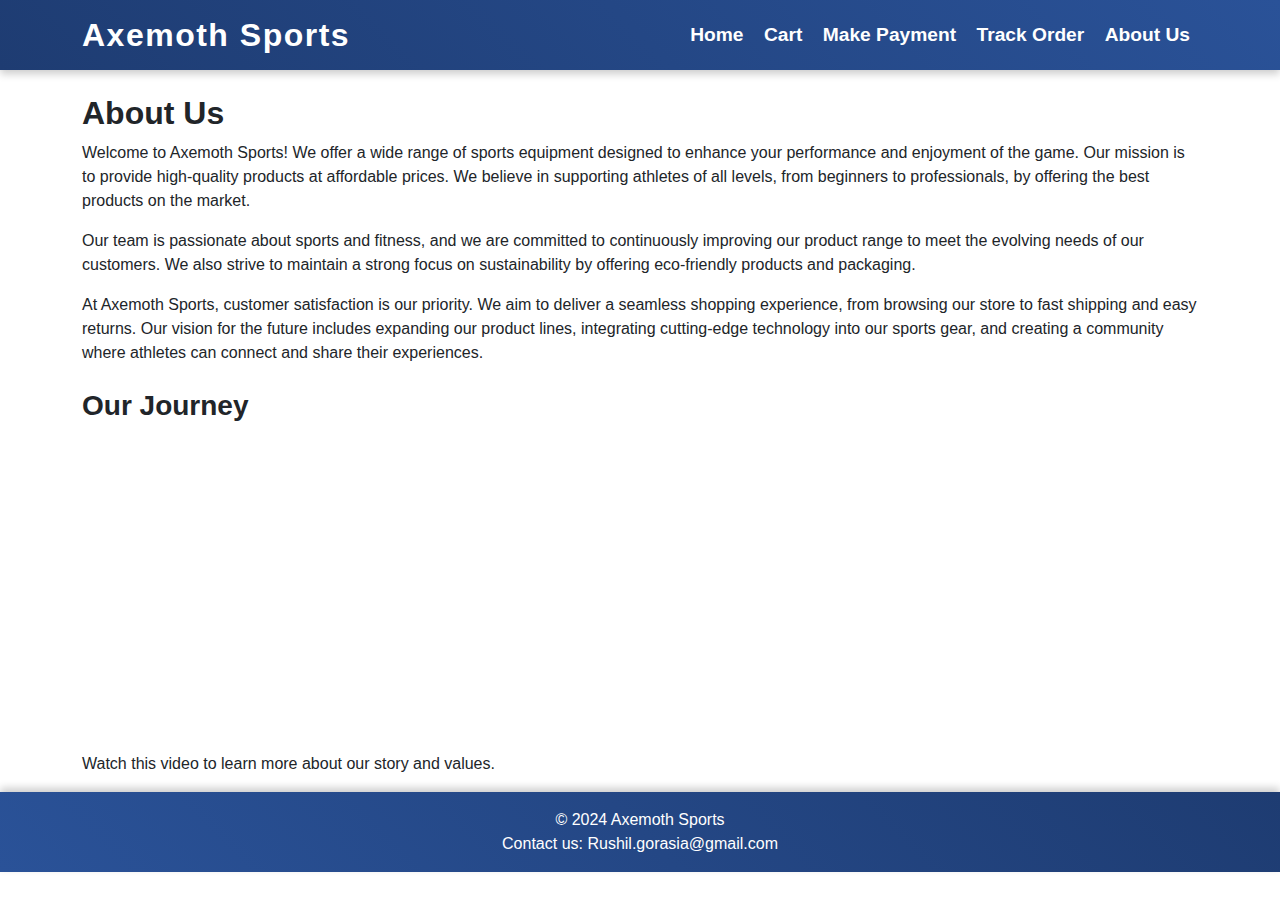
<file: about.html>
<!DOCTYPE html>
<html lang="en">
<head>
    <meta charset="UTF-8">
    <meta name="viewport" content="width=device-width, initial-scale=1.0">
    <title>About Us - Axemoth Sports</title>
    <link href="https://cdn.jsdelivr.net/npm/bootstrap@5.1.3/dist/css/bootstrap.min.css" rel="stylesheet">
    <link rel="stylesheet" href="style.css">
</head>
<body>
    <!-- Header -->
    <header class="bg-dark text-white p-3">
        <div class="container d-flex justify-content-between align-items-center">
            <h1>Axemoth Sports</h1>
            <nav>
                <a href="index.html" class="text-white mx-2">Home</a>
                <a href="cart.html" class="text-white mx-2">Cart</a>
                <a href="payment.html" class="text-white mx-2">Make Payment</a>
                <a href="track_order.html" class="text-white mx-2">Track Order</a>
                <a href="about.html" class="text-white mx-2">About Us</a>
            </nav>
        </div>
    </header>

    <!-- About Us Section -->
    <div class="container mt-4">
        <h2>About Us</h2>
        <p>Welcome to Axemoth Sports! We offer a wide range of sports equipment designed to enhance your performance and enjoyment of the game. Our mission is to provide high-quality products at affordable prices. We believe in supporting athletes of all levels, from beginners to professionals, by offering the best products on the market.</p>
        <p>Our team is passionate about sports and fitness, and we are committed to continuously improving our product range to meet the evolving needs of our customers. We also strive to maintain a strong focus on sustainability by offering eco-friendly products and packaging.</p>
        <p>At Axemoth Sports, customer satisfaction is our priority. We aim to deliver a seamless shopping experience, from browsing our store to fast shipping and easy returns. Our vision for the future includes expanding our product lines, integrating cutting-edge technology into our sports gear, and creating a community where athletes can connect and share their experiences.</p>
        
        <!-- Embedded Video -->
        <div class="mt-4">
            <h3>Our Journey</h3>
            <iframe width="560" height="315" src="https://www.youtube.com/embed/ZlfKYEG-eXk?si=4fBi88vCdhrKMw8B" title="YouTube video player" frameborder="0" allow="accelerometer; autoplay; clipboard-write; encrypted-media; gyroscope; picture-in-picture; web-share" referrerpolicy="strict-origin-when-cross-origin" allowfullscreen></iframe>
            <p>Watch this video to learn more about our story and values.</p>
        </div>
    </div>

    <!-- Footer -->
    <footer class="bg-dark text-white p-3 text-center">
        <p>&copy; 2024 Axemoth Sports</p>
        <p>Contact us: <a href="mailto:Rushil.gorasia@gmail.com" class="text-white">Rushil.gorasia@gmail.com</a></p>
    </footer>

    <script src="script.js"></script>
</body>
</html>
</file>
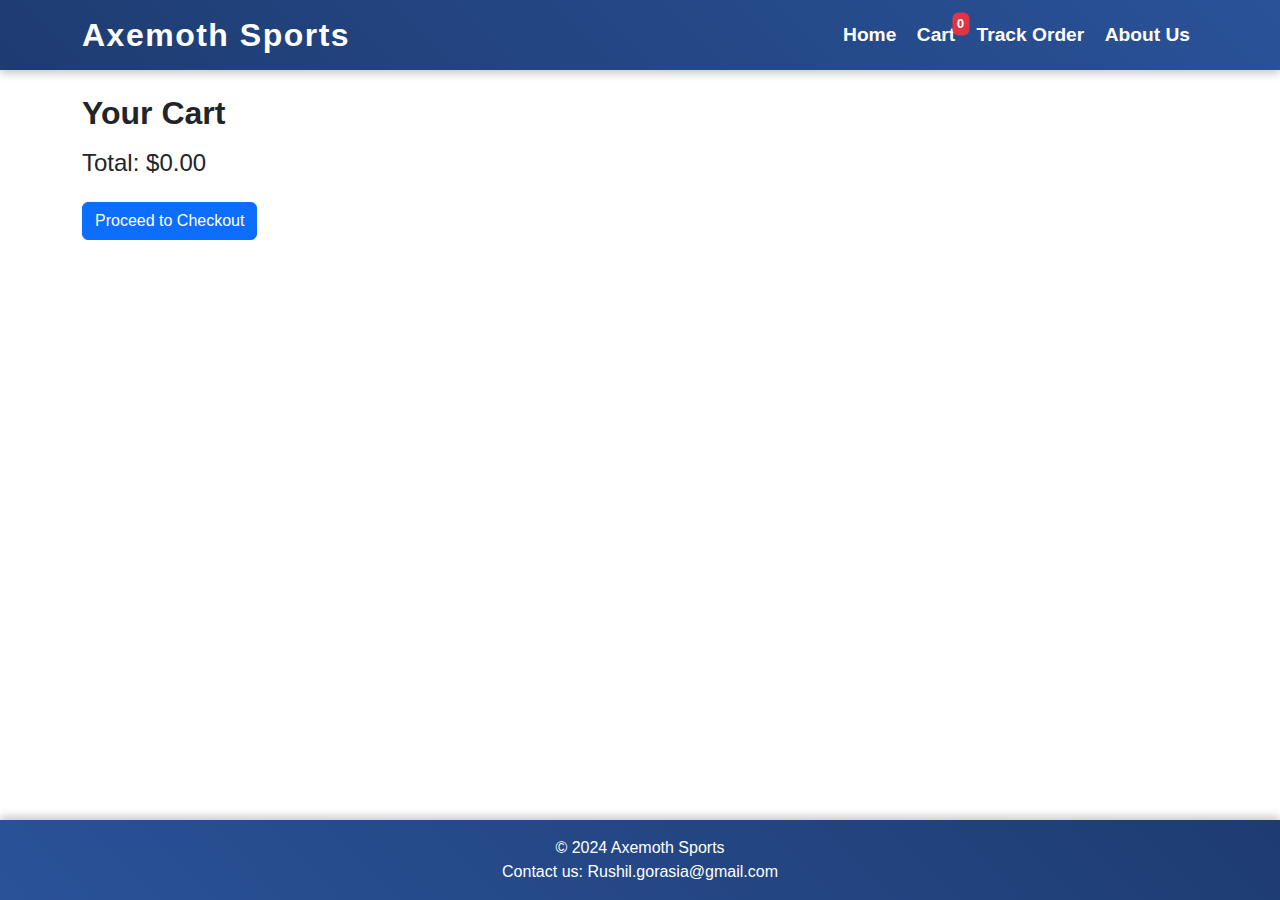
<file: cart.html>
<!DOCTYPE html>
<html lang="en">
<head>
    <meta charset="UTF-8">
    <meta name="viewport" content="width=device-width, initial-scale=1.0">
    <title>Cart - Axemoth Sports</title>
    <link href="https://cdn.jsdelivr.net/npm/bootstrap@5.1.3/dist/css/bootstrap.min.css" rel="stylesheet">
    <link rel="stylesheet" href="style.css">
</head>
<body class="d-flex flex-column min-vh-100">

    <!-- Header -->
    <header class="bg-dark text-white p-3">
        <div class="container d-flex justify-content-between align-items-center">
            <h1>Axemoth Sports</h1>
            <nav>
                <a href="index.html" class="text-white mx-2">Home</a>
                <a href="cart.html" class="text-white mx-2 position-relative">
                    Cart
                    <span id="cart-count" class="badge bg-danger position-absolute top-0 start-100 translate-middle">0</span>
                </a>
                <a href="track_order.html" class="text-white mx-2">Track Order</a>
                <a href="about.html" class="text-white mx-2">About Us</a>
            </nav>
        </div>
    </header>

    <!-- Cart Section -->
    <div class="container mt-4 flex-grow-1">
        <h2>Your Cart</h2>
        <div id="cart-items" class="mt-3">
            <!-- Cart items will be dynamically generated here -->
        </div>
        <div class="mt-3">
            <h4>Total: $<span id="cart-total">0.00</span></h4>
        </div>
        <button id="checkout-btn" class="btn btn-primary mt-3">Proceed to Checkout</button>
    </div>

    <!-- Footer -->
    <footer class="bg-dark text-white p-3 text-center mt-auto">
        <p>&copy; 2024 Axemoth Sports</p>
        <p>Contact us: <a href="mailto:Rushil.gorasia@gmail.com" class="text-white">Rushil.gorasia@gmail.com</a></p>
    </footer>

    <script>
        // Function to update the cart count
        function updateCartCount() {
            const cart = JSON.parse(localStorage.getItem('cart')) || [];
            const itemCount = cart.reduce((total, item) => total + item.quantity, 0);
            document.getElementById('cart-count').textContent = itemCount;
        }

        // Function to display cart items
        function displayCartItems() {
            const cart = JSON.parse(localStorage.getItem('cart')) || [];
            const cartItemsContainer = document.getElementById('cart-items');
            const cartTotal = document.getElementById('cart-total');
            cartItemsContainer.innerHTML = ''; // Clear previous items
            let total = 0;

            cart.forEach(item => {
                const itemDiv = document.createElement('div');
                itemDiv.className = 'cart-item d-flex justify-content-between align-items-center';
                itemDiv.innerHTML = `
                    <div>
                        <strong>${item.name}</strong> - $${item.price} x ${item.quantity}
                    </div>
                    <button class="btn btn-danger btn-sm" onclick="removeItemFromCart(${item.id})">Remove</button>
                `;
                cartItemsContainer.appendChild(itemDiv);
                total += item.price * item.quantity;
            });

            cartTotal.textContent = total.toFixed(2);
        }

        // Function to add an item to the cart (example)
        function addItemToCart(item) {
            let cart = JSON.parse(localStorage.getItem('cart')) || [];
            const existingItem = cart.find(cartItem => cartItem.id === item.id);

            if (existingItem) {
                existingItem.quantity += item.quantity;
            } else {
                cart.push(item);
            }

            localStorage.setItem('cart', JSON.stringify(cart));
            updateCartCount();
            displayCartItems();
        }

        // Function to remove an item from the cart
        function removeItemFromCart(itemId) {
            let cart = JSON.parse(localStorage.getItem('cart')) || [];
            cart = cart.filter(cartItem => cartItem.id !== itemId);

            localStorage.setItem('cart', JSON.stringify(cart));
            updateCartCount();
            displayCartItems();
        }

        // Call updateCartCount and displayCartItems on page load
        window.addEventListener('DOMContentLoaded', () => {
            updateCartCount();
            displayCartItems();
        });

        // Example usage: Adding items to cart (you would do this from product pages)
        // addItemToCart({ id: 1, name: "Product 1", price: 10.00, quantity: 1 });
        // addItemToCart({ id: 2, name: "Product 2", price: 20.00, quantity: 2 });

    </script>
</body>
</html>
</file>
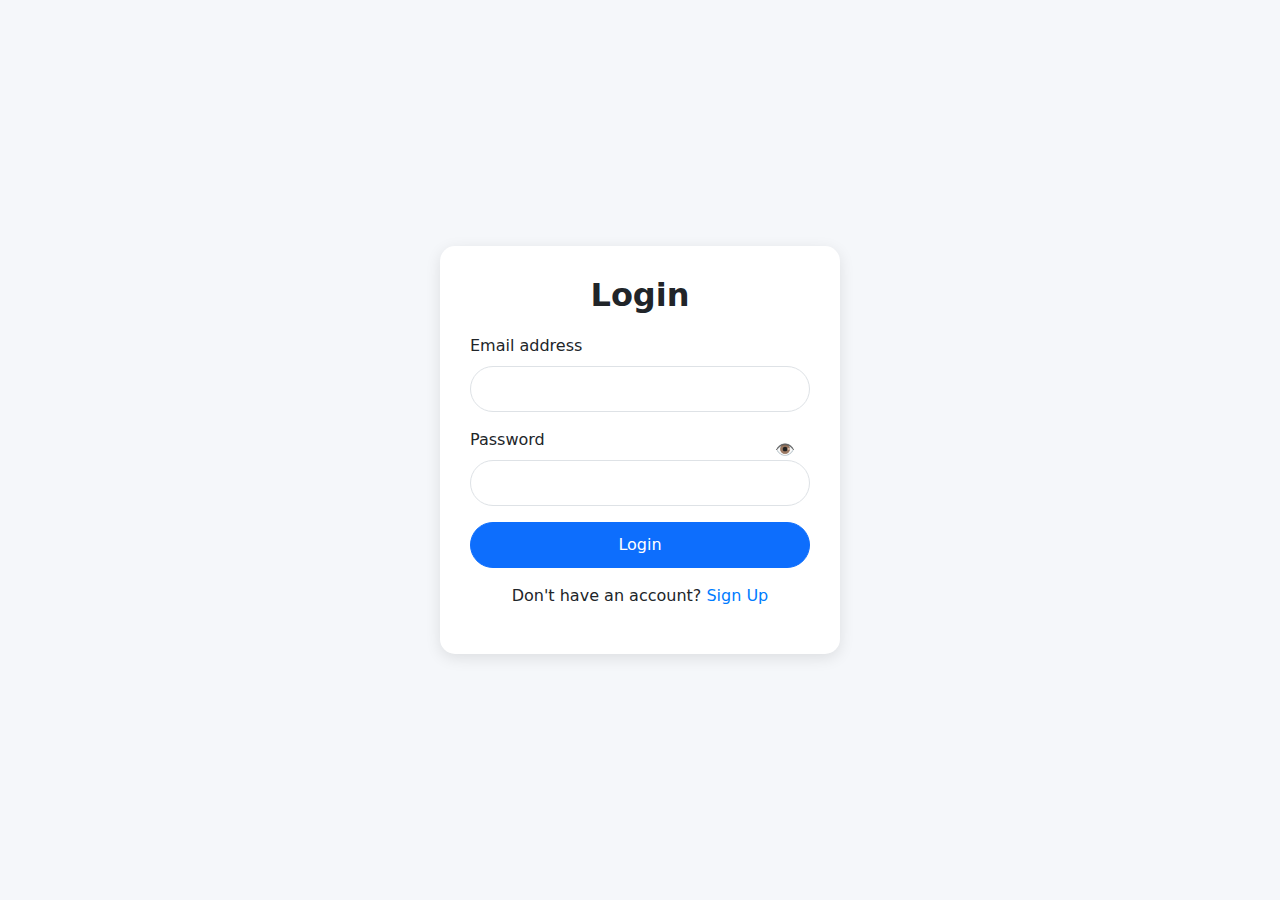
<file: login.html>
<!DOCTYPE html>
<html lang="en">
<head>
    <meta charset="UTF-8">
    <meta name="viewport" content="width=device-width, initial-scale=1.0">
    <title>Login - Axemoth Sports</title>
    <link href="https://cdn.jsdelivr.net/npm/bootstrap@5.1.3/dist/css/bootstrap.min.css" rel="stylesheet">
    <style>
        body {
            background-color: #f5f7fa;
            display: flex;
            align-items: center;
            justify-content: center;
            height: 100vh;
        }

        .container {
            background-color: white;
            padding: 30px;
            border-radius: 15px;
            box-shadow: 0 4px 15px rgba(0, 0, 0, 0.1);
            width: 400px;
        }

        h2 {
            font-weight: bold;
            margin-bottom: 20px;
        }

        .form-control {
            border-radius: 25px;
            padding: 10px 15px;
        }

        .btn-primary {
            border-radius: 25px;
            padding: 10px;
            transition: background-color 0.3s ease, transform 0.3s ease;
        }

        .btn-primary:hover {
            background-color: #0056b3;
            transform: scale(1.05);
        }

        .error-message {
            color: red;
            font-size: 0.9rem;
            margin-top: 5px;
        }

        .toggle-password {
            position: absolute;
            right: 15px;
            top: 10px;
            cursor: pointer;
        }

        .position-relative {
            position: relative;
        }

        p a {
            text-decoration: none;
            color: #007bff;
            transition: color 0.3s ease;
        }

        p a:hover {
            color: #0056b3;
        }
    </style>
</head>
<body>
    <div class="container">
        <h2 class="text-center">Login</h2>
        <form id="loginForm">
            <div class="mb-3">
                <label for="loginEmail" class="form-label">Email address</label>
                <input type="email" class="form-control" id="loginEmail">
                <div id="loginEmailError" class="error-message"></div>
            </div>
            <div class="mb-3 position-relative">
                <label for="loginPassword" class="form-label">Password</label>
                <input type="password" class="form-control" id="loginPassword">
                <span class="toggle-password" onclick="togglePasswordVisibility('loginPassword')">👁</span>
                <div id="loginPasswordError" class="error-message"></div>
            </div>
            <button type="submit" class="btn btn-primary w-100">Login</button>
        </form>
        <p class="mt-3 text-center">Don't have an account? <a href="signup.html">Sign Up</a></p>
    </div>

    <script>
        document.getElementById('loginForm').addEventListener('submit', function(event) {
            event.preventDefault();
            resetLoginErrors();

            let valid = true;
            const email = document.getElementById('loginEmail').value;
            const password = document.getElementById('loginPassword').value;

            if (!email.includes('@')) {
                setError('loginEmailError', 'Please enter a valid email address.');
                valid = false;
            }

            if (password.length < 6) {
                setError('loginPasswordError', 'Password must be at least 6 characters.');
                valid = false;
            }

            if (valid) {
                alert("Login successful!");
                // Add your login redirection logic here
            }
        });

        function setError(elementId, message) {
            document.getElementById(elementId).textContent = message;
        }

        function resetLoginErrors() {
            document.querySelectorAll('.error-message').forEach((element) => {
                element.textContent = '';
            });
        }

        function togglePasswordVisibility() {
            const passwordField = document.getElementById('loginPassword');
            const toggleBtn = document.querySelector('.toggle-password');

            if (passwordField.type === 'password') {
                passwordField.type = 'text';
                toggleBtn.textContent = 'Hide';
            } else {
                passwordField.type = 'password';
                toggleBtn.textContent = 'Show';
            }
        }
        // Toggle password visibility
        function togglePasswordVisibility(fieldId) {
            const passwordField = document.getElementById(fieldId);
            if (passwordField.type === "password") {
                passwordField.type = "text";
            } else {
                passwordField.type = "password";
            }
        }
    </script>
</body>
</html>
</file>
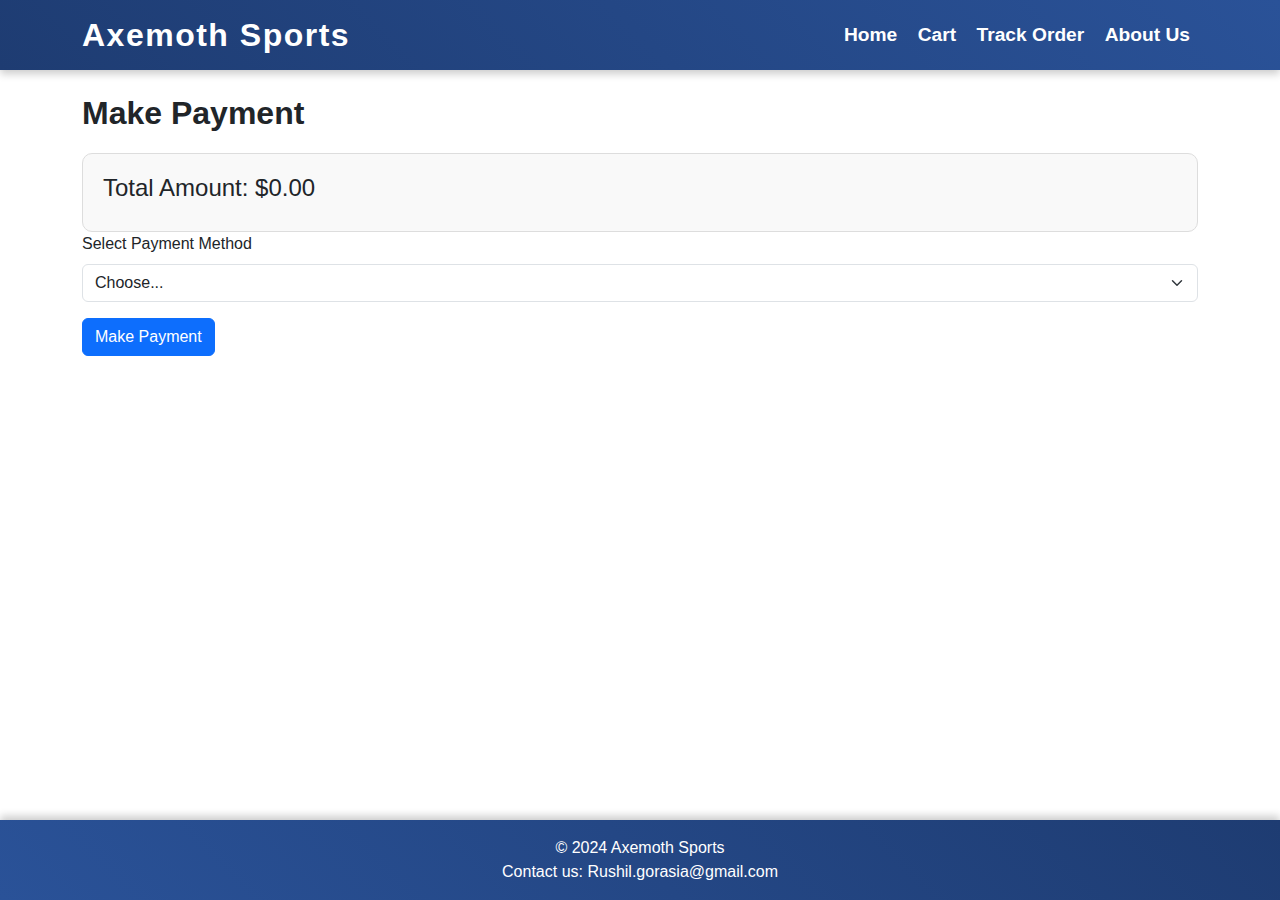
<file: payment.html>
<!DOCTYPE html>
<html lang="en">
<head>
    <meta charset="UTF-8">
    <meta name="viewport" content="width=device-width, initial-scale=1.0">
    <title>Payment - Axemoth Sports</title>
    <link href="https://cdn.jsdelivr.net/npm/bootstrap@5.1.3/dist/css/bootstrap.min.css" rel="stylesheet">
    <link rel="stylesheet" href="style.css">
    <style>
        .card-details, .upi-details {
            display: none; /* Initially hidden */
        }
        .payment-summary {
            margin-top: 20px;
            padding: 20px;
            border: 1px solid #ddd;
            border-radius: 10px;
            background-color: #f9f9f9;
        }
    </style>
</head>
<body class="d-flex flex-column min-vh-100">

    <!-- Header -->
    <header class="bg-dark text-white p-3">
        <div class="container d-flex justify-content-between align-items-center">
            <h1>Axemoth Sports</h1>
            <nav>
                <a href="index.html" class="text-white mx-2">Home</a>
                <a href="cart.html" class="text-white mx-2">Cart</a>
                <a href="track_order.html" class="text-white mx-2">Track Order</a>
                <a href="about.html" class="text-white mx-2">About Us</a>
            </nav>
        </div>
    </header>

    <!-- Payment Section -->
    <div class="container mt-4 flex-grow-1">
        <h2>Make Payment</h2>
        <div class="payment-summary">
            <h4>Total Amount: $<span id="total-price">0</span></h4>
        </div>
        <form id="payment-form">
            <div class="mb-3">
                <label htmlFor="payment-method" class="form-label">Select Payment Method</label>
                <select id="payment-method" class="form-select" required>
                    <option value="">Choose...</option>
                    <option value="card">Pay by Card</option>
                    <option value="upi">Pay by UPI</option>
                </select>
            </div>

            <!-- Card Payment Fields -->
            <div class="card-details">
                <div class="mb-3">
                    <label htmlFor="card-number" class="form-label">Card Number</label>
                    <input type="text" id="card-number" class="form-control" placeholder="Enter card number">
                </div>
                <div class="mb-3">
                    <label htmlFor="cvv" class="form-label">CVV</label>
                    <input type="text" id="cvv" class="form-control" placeholder="Enter CVV">
                </div>
                <div class="mb-3">
                    <label htmlFor="expiry-date" class="form-label">Expiry Date</label>
                    <input type="text" id="expiry-date" class="form-control" placeholder="MM/YY">
                </div>
            </div>

            <!-- UPI Payment Field -->
            <div class="upi-details">
                <div class="mb-3">
                    <label htmlFor="upi-id" class="form-label">UPI ID</label>
                    <input type="text" id="upi-id" class="form-control" placeholder="Enter your UPI ID">
                </div>
            </div>

            <button type="submit" class="btn btn-primary">Make Payment</button>
        </form>
    </div>

    <!-- Footer -->
    <footer class="bg-dark text-white p-3 text-center">
        <p>&copy; 2024 Axemoth Sports</p>
        <p>Contact us: <a href="mailto:Rushil.gorasia@gmail.com" class="text-white">Rushil.gorasia@gmail.com</a></p>
    </footer>

    <script>
        // Retrieve cart total price and display it
        function displayTotalPrice() {
            const cart = JSON.parse(localStorage.getItem('cart')) || [];
            let total = cart.reduce((sum, item) => sum + item.price * item.quantity, 0);
            document.getElementById('total-price').textContent = total.toFixed(2);
        }
    
        // Handle payment method selection
        document.getElementById('payment-method').addEventListener('change', function () {
            const cardDetails = document.querySelector('.card-details');
            const upiDetails = document.querySelector('.upi-details');

            // Hide both sections and remove 'required' attributes initially
            cardDetails.style.display = 'none';
            upiDetails.style.display = 'none';
            document.getElementById('card-number').removeAttribute('required');
            document.getElementById('cvv').removeAttribute('required');
            document.getElementById('expiry-date').removeAttribute('required');
            document.getElementById('upi-id').removeAttribute('required');

            if (this.value === 'card') {
                cardDetails.style.display = 'block';
                document.getElementById('card-number').setAttribute('required', 'true');
                document.getElementById('cvv').setAttribute('required', 'true');
                document.getElementById('expiry-date').setAttribute('required', 'true');
            } else if (this.value === 'upi') {
                upiDetails.style.display = 'block';
                document.getElementById('upi-id').setAttribute('required', 'true');
            }
        });
    
        // Handle payment submission
        document.getElementById('payment-form').addEventListener('submit', function (e) {
            e.preventDefault();
            const paymentMethod = document.getElementById('payment-method').value;
            if (!paymentMethod) {
                alert("Please select a payment method.");
                return;
            }
    
            // Validate based on payment method
            if (paymentMethod === 'card') {
                const cardNumber = document.getElementById('card-number').value;
                const cvv = document.getElementById('cvv').value;
                const expiryDate = document.getElementById('expiry-date').value;
                
                if (!cardNumber || !cvv || !expiryDate) {
                    alert("Please fill in all card details.");
                    return;
                }
            } else if (paymentMethod === 'upi') {
                const upiId = document.getElementById('upi-id').value;
                
                if (!upiId) {
                    alert("Please enter your UPI ID.");
                    return;
                }
            }
    
            // Simulate payment process (replace with actual logic if needed)
            alert("Payment successful!");
            plantTree(); // Call charity function to plant a tree
    
            // Redirect to track order page with success message
            window.location.href = "track_order.html?message=Payment%20is%20Done,%20A%20Tree%20is%20Planted";
        });
    
        // Charity function - Plant a tree after successful payment
        function plantTree() {
            let treeCount = localStorage.getItem('treeCount') || 0;
            treeCount++;
            localStorage.setItem('treeCount', treeCount);
        }
    
        // Call displayTotalPrice on page load
        displayTotalPrice();
    </script>
</body>
</html>
</file>
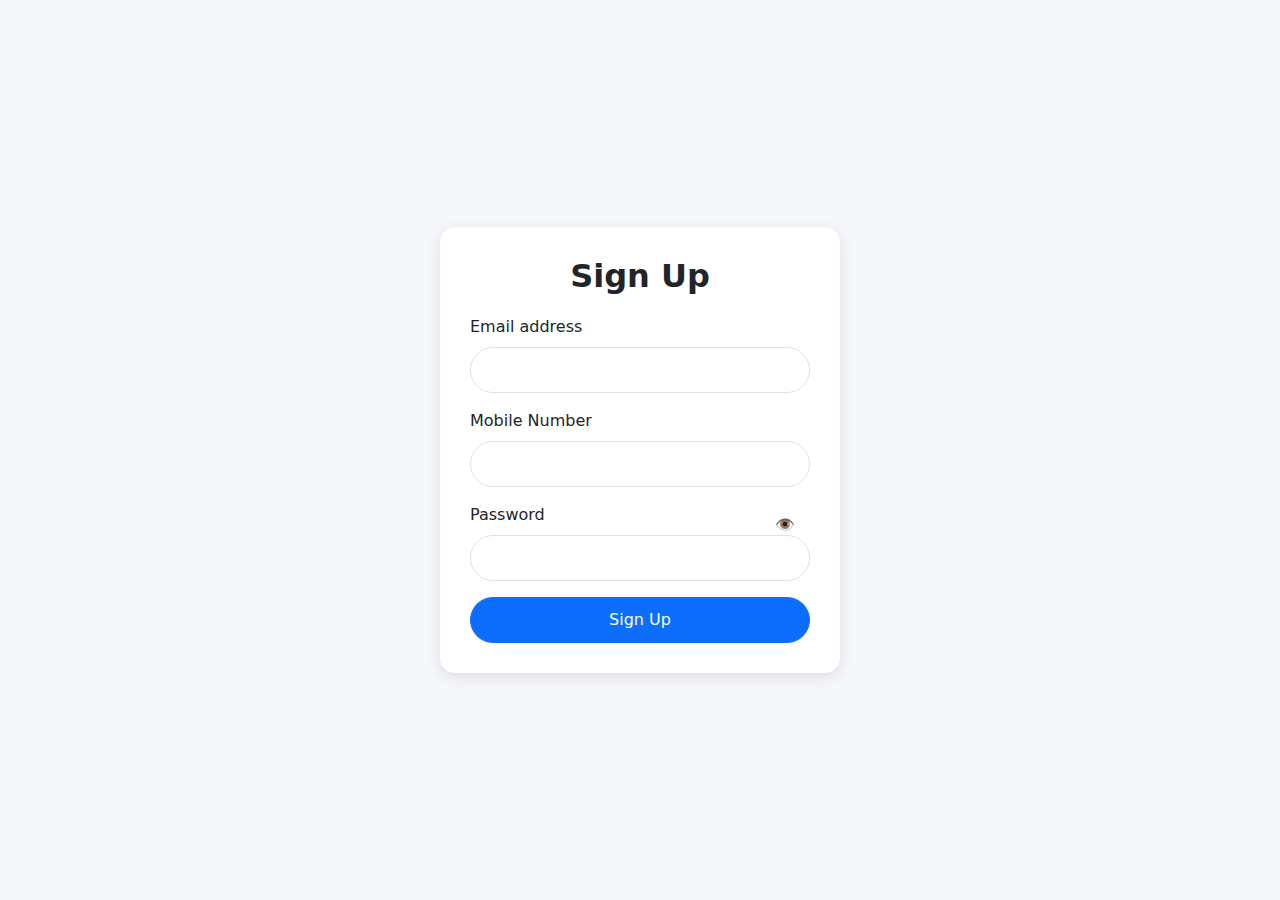
<file: signup.html>
<!DOCTYPE html>
<html lang="en">
<head>
    <meta charset="UTF-8">
    <meta name="viewport" content="width=device-width, initial-scale=1.0">
    <title>Sign Up - Axemoth Sports</title>
    <link href="https://cdn.jsdelivr.net/npm/bootstrap@5.1.3/dist/css/bootstrap.min.css" rel="stylesheet">
    <style>
        body {
            background-color: #f5f7fa;
            display: flex;
            align-items: center;
            justify-content: center;
            height: 100vh;
        }

        .container {
            background-color: white;
            padding: 30px;
            border-radius: 15px;
            box-shadow: 0 4px 15px rgba(0, 0, 0, 0.1);
            width: 400px;
        }

        h2 {
            font-weight: bold;
            margin-bottom: 20px;
        }

        .form-control {
            border-radius: 25px;
            padding: 10px 15px;
        }

        .btn-primary {
            border-radius: 25px;
            padding: 10px;
            transition: background-color 0.3s ease, transform 0.3s ease;
        }

        .btn-primary:hover {
            background-color: #0056b3;
            transform: scale(1.05);
        }

        .error-message {
            color: red;
            font-size: 0.9rem;
            margin-top: 5px;
        }

        .toggle-password {
            position: absolute;
            right: 15px;
            top: 10px;
            cursor: pointer;
        }

        .position-relative {
            position: relative;
        }
    </style>
</head>
<body>
    <div class="container">
        <h2 class="text-center">Sign Up</h2>
        <form id="signupForm">
            <div class="mb-3">
                <label for="signupEmail" class="form-label">Email address</label>
                <input type="email" class="form-control" id="signupEmail">
                <div id="signupEmailError" class="error-message"></div>
            </div>
            <div class="mb-3">
                <label for="signupPhone" class="form-label">Mobile Number</label>
                <input type="text" class="form-control" id="signupPhone">
                <div id="signupPhoneError" class="error-message"></div>
            </div>
            <div class="mb-3 position-relative">
                <label for="signupPassword" class="form-label">Password</label>
                <input type="password" class="form-control" id="signupPassword">
                <span class="toggle-password" onclick="togglePasswordVisibility('signupPassword')">👁</span>
                <div id="signupPasswordError" class="error-message"></div>
            </div>
            <button type="submit" class="btn btn-primary w-100">Sign Up</button>
        </form>
    </div>

    <script>
         
        document.getElementById('signupForm').addEventListener('submit', function(event) {
            event.preventDefault();
            resetSignupErrors();

            let valid = true;
            const email = document.getElementById('signupEmail').value;
            const phone = document.getElementById('signupPhone').value;
            const password = document.getElementById('signupPassword').value;

            if (!email.includes('@')) {
                setError('signupEmailError', 'Please enter a valid email address.');
                valid = false;
            }

            if (phone.length !== 10 || isNaN(phone)) {
                setError('signupPhoneError', 'Please enter a 10-digit mobile number.');
                valid = false;
            }

            if (password.length < 6) {
                setError('signupPasswordError', 'Password must be at least 6 characters.');
                valid = false;
            }

            if (valid) {
                alert("Sign-up successful!");
                // Add your sign-up redirection logic here
            }
        });

        function setError(elementId, message) {
            document.getElementById(elementId).textContent = message;
        }

        function resetSignupErrors() {
            document.querySelectorAll('.error-message').forEach((element) => {
                element.textContent = '';
            });
        }

        function togglePasswordVisibility() {
            const passwordField = document.getElementById('signupPassword');
            const toggleBtn = document.querySelector('.toggle-password');

            if (passwordField.type === 'password') {
                passwordField.type = 'text';
                toggleBtn.textContent = 'Hide';
            } else {
                passwordField.type = 'password';
                toggleBtn.textContent = 'Show';
            }
        }
    
        // Toggle password visibility
        function togglePasswordVisibility(fieldId) {
            const passwordField = document.getElementById(fieldId);
            if (passwordField.type === "password") {
                passwordField.type = "text";
            } else {
                passwordField.type = "password";
            }
        }
    </script>
</body>
</html>
</file>
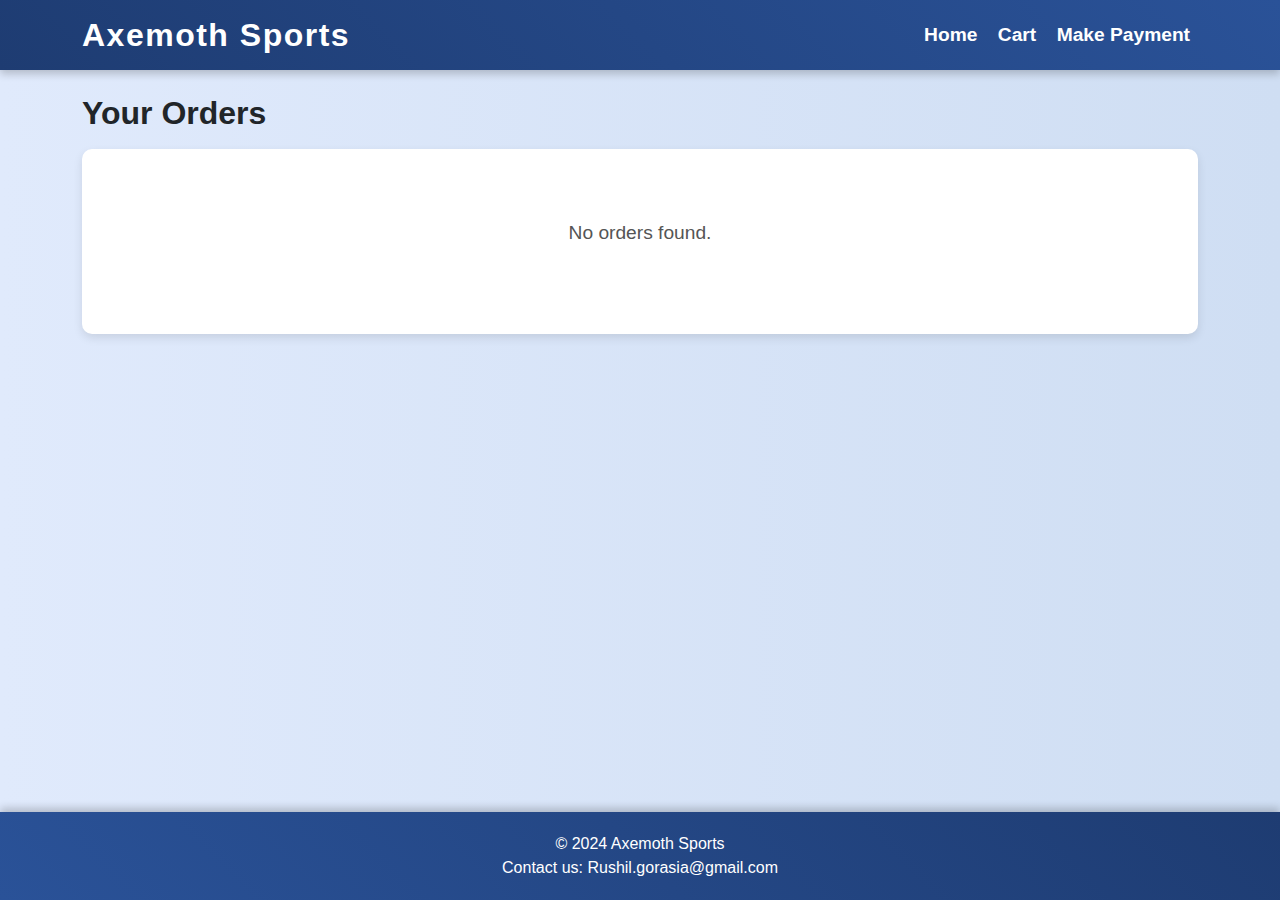
<file: track_order.html>
<!DOCTYPE html>
<html lang="en">
<head>
    <meta charset="UTF-8">
    <meta name="viewport" content="width=device-width, initial-scale=1.0">
    <title>Track Order - Axemoth Sports</title>
    <link href="https://cdn.jsdelivr.net/npm/bootstrap@5.1.3/dist/css/bootstrap.min.css" rel="stylesheet">
    <link rel="stylesheet" href="style.css">
    <style>
        body {
            background: linear-gradient(to right, #e0eafc, #cfdef3);
            min-height: 100vh;
            display: flex;
            flex-direction: column;
        }

        .container {
            flex-grow: 1;
        }

        #orderItems {
            background: #fff;
            padding: 20px;
            border-radius: 10px;
            box-shadow: 0 4px 10px rgba(0, 0, 0, 0.1);
            margin-top: 20px;
            transition: all 0.3s ease;
        }

        .no-orders {
            text-align: center;
            padding: 50px;
            font-size: 1.2em;
            color: #555;
        }

        .order-item {
            border-bottom: 1px solid #ddd;
            padding: 10px 0;
        }

        .order-item:last-child {
            border-bottom: none;
        }

        .order-item:hover {
            background-color: #f1f1f1;
            cursor: pointer;
        }

        .alert {
            display: none;
        }

        .footer {
            background-color: #343a40;
            color: #fff;
            text-align: center;
            padding: 20px 0;
            margin-top: auto;
        }
    </style>
</head>
<body>
    <!-- Header -->
    <header class="bg-dark text-white p-3">
        <div class="container d-flex justify-content-between align-items-center">
            <h1>Axemoth Sports</h1>
            <nav>
                <a href="index.html" class="text-white mx-2">Home</a>
                <a href="cart.html" class="text-white mx-2">Cart</a>
                <a href="payment.html" class="text-white mx-2">Make Payment</a>
            </nav>
        </div>
    </header>

    <!-- Track Order Section -->
    <div class="container mt-4">
        <h2>Your Orders</h2>
        <div id="orderMessage" class="alert alert-success" role="alert">
            Payment is Done, A Tree is Planted!
        </div>
        <div id="orderItems" class="mt-3">
            <!-- Orders will be displayed here -->
        </div>
    </div>

    <!-- Footer -->
    <footer class="footer">
        <p>&copy; 2024 Axemoth Sports</p>
        <p>Contact us: <a href="mailto:Rushil.gorasia@gmail.com" class="text-white">Rushil.gorasia@gmail.com</a></p>
    </footer>

    <script>
        // Display the message after payment
        function showPaymentMessage() {
            const orderMessage = document.getElementById('orderMessage');
            if (sessionStorage.getItem('paymentSuccess')) {
                orderMessage.style.display = 'block';
                sessionStorage.removeItem('paymentSuccess');
            }
        }

        // Function to display orders
        function displayOrders() {
            const orderItemsDiv = document.getElementById('orderItems');
            const order = JSON.parse(localStorage.getItem('order')) || [];

            if (order.length === 0) {
                orderItemsDiv.innerHTML = '<p class="no-orders">No orders found.</p>';
                return;
            }

            order.forEach(item => {
                const itemDiv = document.createElement('div');
                itemDiv.className = 'order-item d-flex justify-content-between align-items-center';
                itemDiv.innerHTML = `
                    <span>${item.name} - $${item.price} x ${item.quantity}</span>
                `;
                orderItemsDiv.appendChild(itemDiv);
            });
        }

        // Display orders and show payment message on page load
        document.addEventListener('DOMContentLoaded', () => {
            showPaymentMessage();
            displayOrders();
        });
    </script>
</body>
</html>
</file>
<file: style.css>
/* General Styles */
body {
  font-family: Arial, sans-serif;
}

h1, h2, h3 {
  font-weight: 700;
}

a {
  text-decoration: none;
  color: inherit;
}

/* Header Styles */
header {
  background-color: #343a40;
  box-shadow: 0px 4px 8px rgba(0, 0, 0, 0.1);
}

header h1 {
  font-size: 1.8rem;
  letter-spacing: 1px;
  margin: 0;
  transition: transform 0.3s ease, color 0.3s ease;
}

header h1:hover {
  transform: scale(1.1);
  color: #4CAF50;
}

header nav a {
  color: #ffffff;
  margin-left: 20px;
  font-size: 1.1rem;
  transition: color 0.3s ease-in-out;
}

header nav a:hover {
  color: #ffc107;
}

/* Logo styling */
.logo {
  width: 50px;
  height: 50px;
}

/* Footer Styles */
footer {
  background-color: #343a40;
  color: white;
  padding: 20px 0;
  text-align: center;
  position: relative;
  clear: both;
}

footer p {
  margin: 0;
}

/* Products Section */
.container.mb-5 {
  padding-bottom: 100px; /* Adjust this value as needed for spacing */
}

.card {
  transition: transform 0.3s ease-in-out, box-shadow 0.3s ease-in-out;
  box-shadow: 0 4px 6px rgba(0, 0, 0, 0.1);
  border-radius: 10px;
  overflow: hidden;
}

.card:hover {
  transform: translateY(-10px);
  box-shadow: 0 8px 20px rgba(0, 0, 0, 0.15);
}

.card-img-top {
  max-height: 200px;
  object-fit: cover;
}

.card-body h5 {
  font-size: 1.4rem;
}

.card-body p {
  font-size: 1.2rem;
  color: #666;
}

/* Button Styles */
button {
  border-radius: 25px;
  transition: background-color 0.3s ease, transform 0.3s ease;
}

button:hover {
  transform: scale(1.05);
}

button.add-to-cart {
  background-color: #007bff;
  color: white;
  border: none;
}

button.add-to-cart:hover {
  background-color: #0056b3;
}

button.buy-now {
  background-color: #28a745;
  color: white;
  border: none;
}

button.buy-now:hover {
  background-color: #218838;
}

/* Exclusive Item Styles */
.badge {
  font-size: 0.9rem;
}

/* Charity Page Styles */
#tree-container img {
  margin: 20px 0;
  border: 5px solid green;
  width: 200px;
}

/* Responsive Design */
@media (max-width: 768px) {
  .container {
    padding: 0 15px;
  }

  .card {
    margin-bottom: 20px;
  }

  header h1 {
    font-size: 1.4rem;
  }

  header nav a {
    font-size: 1rem;
  }

  footer {
    font-size: 0.9rem;
  }
}
/* General Styles */
body {
  font-family: Arial, sans-serif;
}

/* Footer Styles */
footer {
  margin-top: auto; /* Push footer to the bottom */
}

/* Table Styles */
table {
  width: 100%;
  margin-top: 20px;
}

th, td {
  text-align: center;
}

/* Button Styles */
.btn-danger {
  margin-bottom: 20px;
}

/* Logo Styles */
.logo {
  width: 50px; /* Adjust logo size */
  height: auto; /* Maintain aspect ratio */
}
/* Updated Header and Footer Styles */
header {
  background: linear-gradient(45deg, #1e3c72, #2a5298); /* Gradient for a dynamic look */
  box-shadow: 0px 4px 8px rgba(0, 0, 0, 0.2);
  padding: 10px 0;
}

header h1 {
  font-size: 2rem;
  letter-spacing: 1.5px;
  color: #fff;
  margin: 0;
  transition: color 0.3s ease-in-out;
}

header h1:hover {
  color: #ffdd57; /* Softer color for the hover effect */
}

header nav a {
  color: #e6e6e6;
  margin-left: 20px;
  font-size: 1.2rem;
  font-weight: 600;
  transition: color 0.3s ease-in-out;
}

header nav a:hover {
  color: #ffdd57;
}

/* Footer Styles */
footer {
  background: linear-gradient(45deg, #2a5298, #1e3c72); /* Matching gradient for cohesion */
  color: #e6e6e6;
  padding: 25px 0;
  text-align: center;
  box-shadow: 0px -4px 8px rgba(0, 0, 0, 0.2);
}

footer p {
  margin: 0;
  font-size: 1rem;
}

footer a {
  color: #ffdd57;
  transition: color 0.3s ease;
}

footer a:hover {
  color: #ffffff;
}
.badge {
  font-size: 0.8rem;
  padding: 5px;
}
</file>
